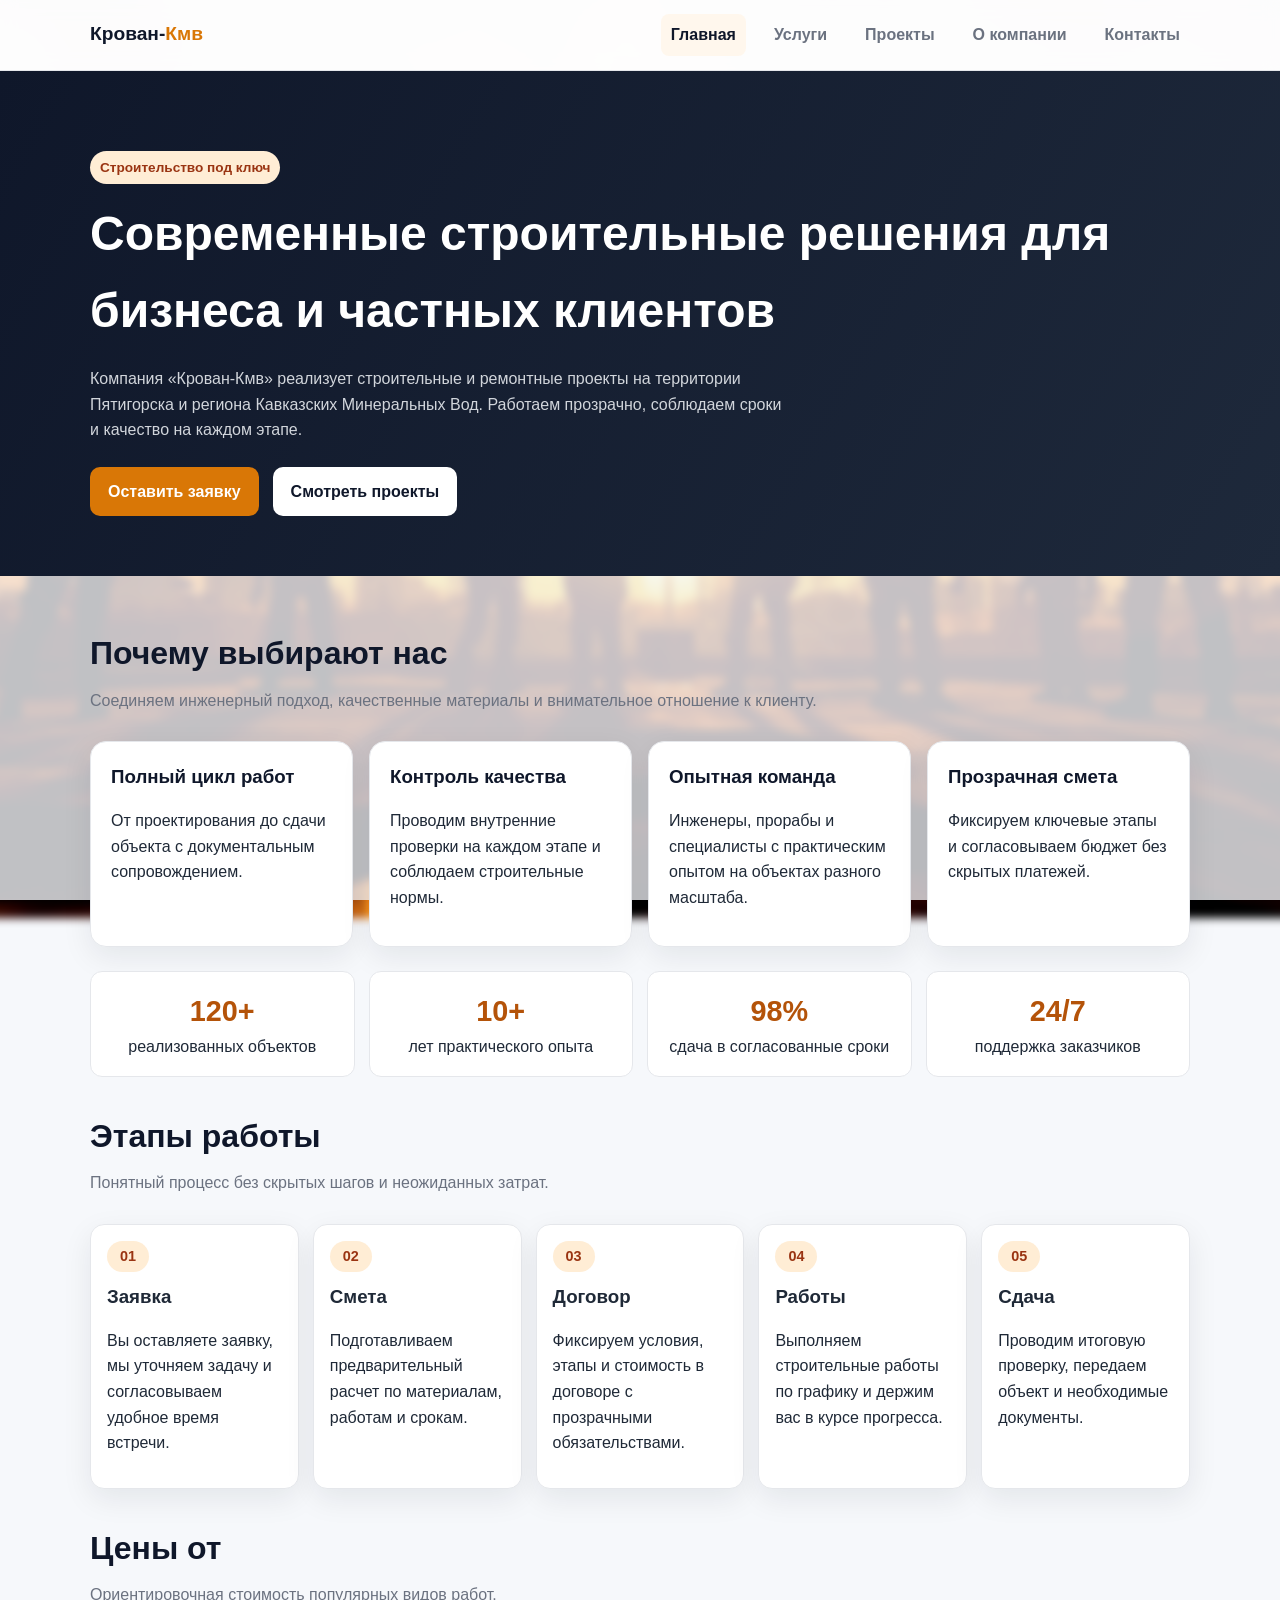
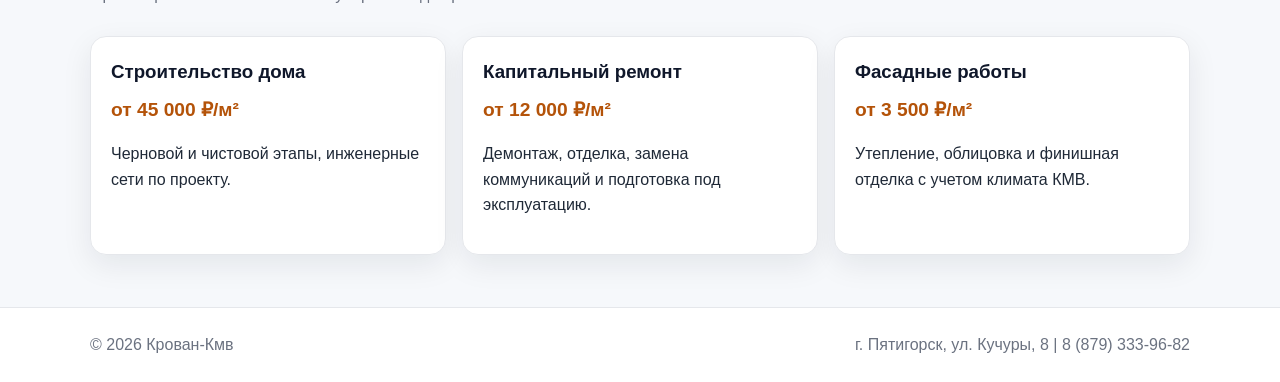
<file: index.html>
<!doctype html>
<html lang="ru">
  <head>
    <meta charset="UTF-8" />
    <meta name="viewport" content="width=device-width, initial-scale=1.0" />
    <title>Крован-Кмв - Строительная компания в Пятигорске</title>
    <meta
      name="description"
      content="Крован-Кмв: строительство и ремонт объектов в Пятигорске и КМВ. Надежно, современно, в срок."
    />
    <link rel="stylesheet" href="styles.css" />
  </head>
  <body>
    <header class="site-header">
      <div class="container header-inner">
        <a class="logo" href="index.html">Крован-<span>Кмв</span></a>
        <nav class="nav">
          <a class="active" href="index.html">Главная</a>
          <a href="services.html">Услуги</a>
          <a href="projects.html">Проекты</a>
          <a href="about.html">О компании</a>
          <a href="contacts.html">Контакты</a>
        </nav>
      </div>
    </header>

    <section class="hero">
      <div class="container">
        <div class="badge">Строительство под ключ</div>
        <h1>Современные строительные решения для бизнеса и частных клиентов</h1>
        <p>
          Компания «Крован-Кмв» реализует строительные и ремонтные проекты на территории
          Пятигорска и региона Кавказских Минеральных Вод. Работаем прозрачно, соблюдаем сроки и
          качество на каждом этапе.
        </p>
        <div class="hero-actions">
          <a class="btn btn-primary" href="contacts.html">Оставить заявку</a>
          <a class="btn btn-light" href="projects.html">Смотреть проекты</a>
        </div>
      </div>
    </section>

    <main>
      <div class="container">
        <h2 class="section-title">Почему выбирают нас</h2>
        <p class="section-subtitle">
          Соединяем инженерный подход, качественные материалы и внимательное отношение к клиенту.
        </p>

        <div class="grid">
          <article class="card">
            <h3>Полный цикл работ</h3>
            <p>От проектирования до сдачи объекта с документальным сопровождением.</p>
          </article>
          <article class="card">
            <h3>Контроль качества</h3>
            <p>Проводим внутренние проверки на каждом этапе и соблюдаем строительные нормы.</p>
          </article>
          <article class="card">
            <h3>Опытная команда</h3>
            <p>Инженеры, прорабы и специалисты с практическим опытом на объектах разного масштаба.</p>
          </article>
          <article class="card">
            <h3>Прозрачная смета</h3>
            <p>Фиксируем ключевые этапы и согласовываем бюджет без скрытых платежей.</p>
          </article>
        </div>

        <div class="stats">
          <div class="stat">
            <strong>120+</strong>
            <span>реализованных объектов</span>
          </div>
          <div class="stat">
            <strong>10+</strong>
            <span>лет практического опыта</span>
          </div>
          <div class="stat">
            <strong>98%</strong>
            <span>сдача в согласованные сроки</span>
          </div>
          <div class="stat">
            <strong>24/7</strong>
            <span>поддержка заказчиков</span>
          </div>
        </div>

        <section class="section-block">
          <h2 class="section-title">Этапы работы</h2>
          <p class="section-subtitle">Понятный процесс без скрытых шагов и неожиданных затрат.</p>
          <div class="steps-grid">
            <article class="step-card">
              <span class="step-number">01</span>
              <h3>Заявка</h3>
              <p>Вы оставляете заявку, мы уточняем задачу и согласовываем удобное время встречи.</p>
            </article>
            <article class="step-card">
              <span class="step-number">02</span>
              <h3>Смета</h3>
              <p>Подготавливаем предварительный расчет по материалам, работам и срокам.</p>
            </article>
            <article class="step-card">
              <span class="step-number">03</span>
              <h3>Договор</h3>
              <p>Фиксируем условия, этапы и стоимость в договоре с прозрачными обязательствами.</p>
            </article>
            <article class="step-card">
              <span class="step-number">04</span>
              <h3>Работы</h3>
              <p>Выполняем строительные работы по графику и держим вас в курсе прогресса.</p>
            </article>
            <article class="step-card">
              <span class="step-number">05</span>
              <h3>Сдача</h3>
              <p>Проводим итоговую проверку, передаем объект и необходимые документы.</p>
            </article>
          </div>
        </section>

        <section class="section-block">
          <h2 class="section-title">Цены от</h2>
          <p class="section-subtitle">Ориентировочная стоимость популярных видов работ.</p>
          <div class="grid">
            <article class="card price-card">
              <h3>Строительство дома</h3>
              <p class="price-value">от 45 000 ₽/м²</p>
              <p>Черновой и чистовой этапы, инженерные сети по проекту.</p>
            </article>
            <article class="card price-card">
              <h3>Капитальный ремонт</h3>
              <p class="price-value">от 12 000 ₽/м²</p>
              <p>Демонтаж, отделка, замена коммуникаций и подготовка под эксплуатацию.</p>
            </article>
            <article class="card price-card">
              <h3>Фасадные работы</h3>
              <p class="price-value">от 3 500 ₽/м²</p>
              <p>Утепление, облицовка и финишная отделка с учетом климата КМВ.</p>
            </article>
          </div>
        </section>

      </div>
    </main>

    <footer class="site-footer">
      <div class="container footer-inner">
        <span>© <span id="year"></span> Крован-Кмв</span>
        <span>г. Пятигорск, ул. Кучуры, 8 | 8 (879) 333-96-82</span>
      </div>
    </footer>
    <script src="script.js"></script>
  </body>
</html>
</file>
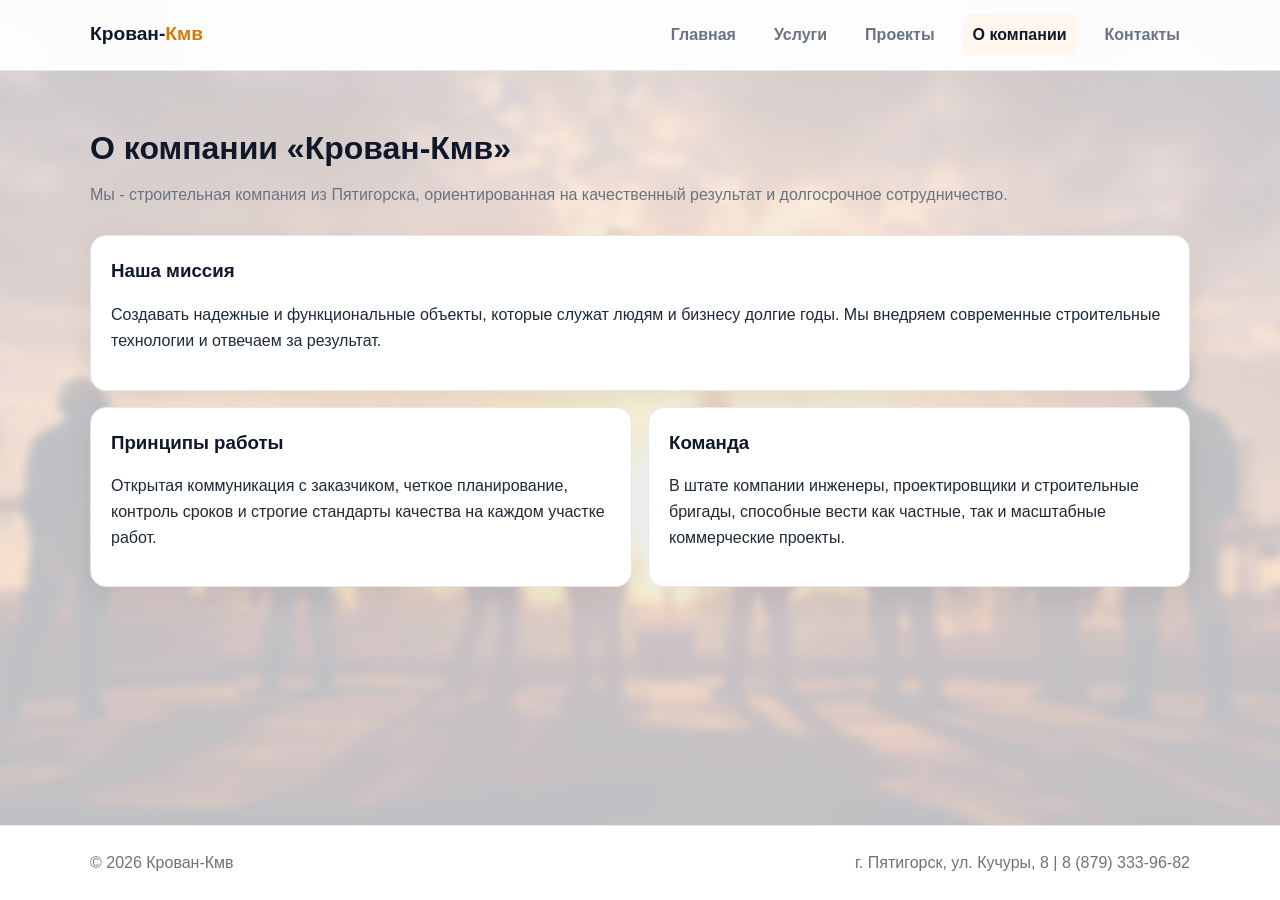
<file: about.html>
<!doctype html>
<html lang="ru">
  <head>
    <meta charset="UTF-8" />
    <meta name="viewport" content="width=device-width, initial-scale=1.0" />
    <title>О компании - Крован-Кмв</title>
    <link rel="stylesheet" href="styles.css" />
  </head>
  <body>
    <header class="site-header">
      <div class="container header-inner">
        <a class="logo" href="index.html">Крован-<span>Кмв</span></a>
        <nav class="nav">
          <a href="index.html">Главная</a>
          <a href="services.html">Услуги</a>
          <a href="projects.html">Проекты</a>
          <a class="active" href="about.html">О компании</a>
          <a href="contacts.html">Контакты</a>
        </nav>
      </div>
    </header>

    <main>
      <div class="container">
        <h1 class="section-title">О компании «Крован-Кмв»</h1>
        <p class="section-subtitle">
          Мы - строительная компания из Пятигорска, ориентированная на качественный результат и
          долгосрочное сотрудничество.
        </p>

        <article class="card">
          <h3>Наша миссия</h3>
          <p>
            Создавать надежные и функциональные объекты, которые служат людям и бизнесу долгие
            годы. Мы внедряем современные строительные технологии и отвечаем за результат.
          </p>
        </article>

        <div class="grid" style="margin-top: 16px">
          <article class="card">
            <h3>Принципы работы</h3>
            <p>
              Открытая коммуникация с заказчиком, четкое планирование, контроль сроков и строгие
              стандарты качества на каждом участке работ.
            </p>
          </article>
          <article class="card">
            <h3>Команда</h3>
            <p>
              В штате компании инженеры, проектировщики и строительные бригады, способные вести
              как частные, так и масштабные коммерческие проекты.
            </p>
          </article>
        </div>
      </div>
    </main>

    <footer class="site-footer">
      <div class="container footer-inner">
        <span>© <span id="year"></span> Крован-Кмв</span>
        <span>г. Пятигорск, ул. Кучуры, 8 | 8 (879) 333-96-82</span>
      </div>
    </footer>
    <script src="script.js"></script>
  </body>
</html>
</file>
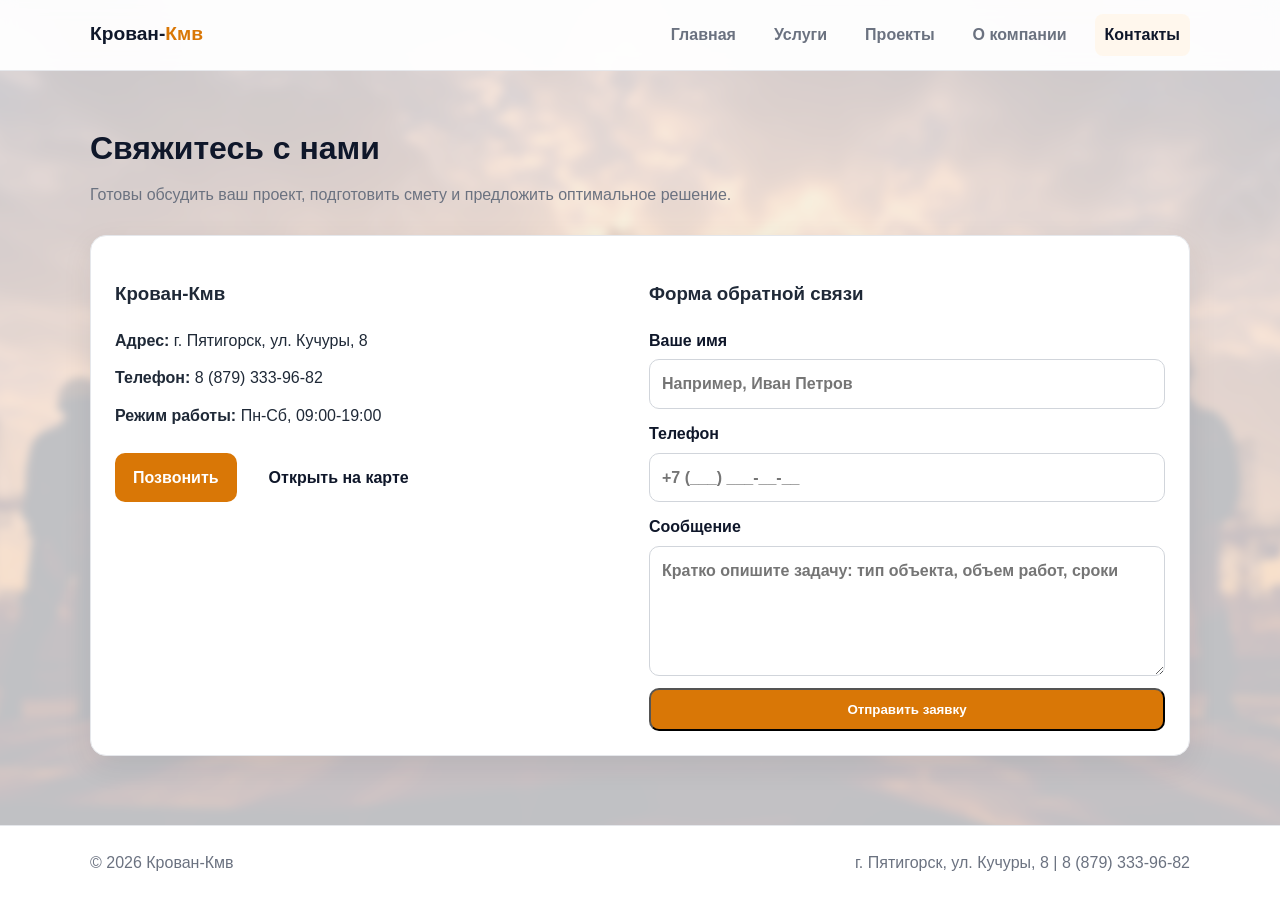
<file: contacts.html>
<!doctype html>
<html lang="ru">
  <head>
    <meta charset="UTF-8" />
    <meta name="viewport" content="width=device-width, initial-scale=1.0" />
    <title>Контакты - Крован-Кмв</title>
    <link rel="stylesheet" href="styles.css" />
  </head>
  <body>
    <header class="site-header">
      <div class="container header-inner">
        <a class="logo" href="index.html">Крован-<span>Кмв</span></a>
        <nav class="nav">
          <a href="index.html">Главная</a>
          <a href="services.html">Услуги</a>
          <a href="projects.html">Проекты</a>
          <a href="about.html">О компании</a>
          <a class="active" href="contacts.html">Контакты</a>
        </nav>
      </div>
    </header>

    <main>
      <div class="container">
        <h1 class="section-title">Свяжитесь с нами</h1>
        <p class="section-subtitle">
          Готовы обсудить ваш проект, подготовить смету и предложить оптимальное решение.
        </p>

        <section class="contact-box contact-layout">
          <div>
            <h3>Крован-Кмв</h3>
            <ul class="contact-list">
              <li><strong>Адрес:</strong> г. Пятигорск, ул. Кучуры, 8</li>
              <li><strong>Телефон:</strong> <a href="tel:+787933339682">8 (879) 333-96-82</a></li>
              <li><strong>Режим работы:</strong> Пн-Сб, 09:00-19:00</li>
            </ul>
            <div class="hero-actions">
              <a class="btn btn-primary" href="tel:+787933339682">Позвонить</a>
              <a class="btn btn-light" target="_blank" href="https://maps.google.com/?q=Пятигорск+Кучуры+8"
                >Открыть на карте</a
              >
            </div>
          </div>

          <div>
            <h3>Форма обратной связи</h3>
            <form id="feedback-form" class="contact-form">
              <label>
                Ваше имя
                <input type="text" name="name" required placeholder="Например, Иван Петров" />
              </label>
              <label>
                Телефон
                <input type="tel" name="phone" required placeholder="+7 (___) ___-__-__" />
              </label>
              <label>
                Сообщение
                <textarea
                  name="message"
                  required
                  placeholder="Кратко опишите задачу: тип объекта, объем работ, сроки"
                ></textarea>
              </label>
              <button class="btn btn-primary" type="submit">Отправить заявку</button>
            </form>
          </div>
        </section>
      </div>
    </main>

    <div id="success-modal" class="modal" aria-hidden="true">
      <div class="modal-content">
        <h3>Ваша заявка отправлена</h3>
        <p>Спасибо! Мы свяжемся с вами в ближайшее рабочее время.</p>
        <button id="close-modal" class="btn btn-primary" type="button">Хорошо</button>
      </div>
    </div>

    <footer class="site-footer">
      <div class="container footer-inner">
        <span>© <span id="year"></span> Крован-Кмв</span>
        <span>г. Пятигорск, ул. Кучуры, 8 | 8 (879) 333-96-82</span>
      </div>
    </footer>
    <script src="script.js"></script>
  </body>
</html>
</file>
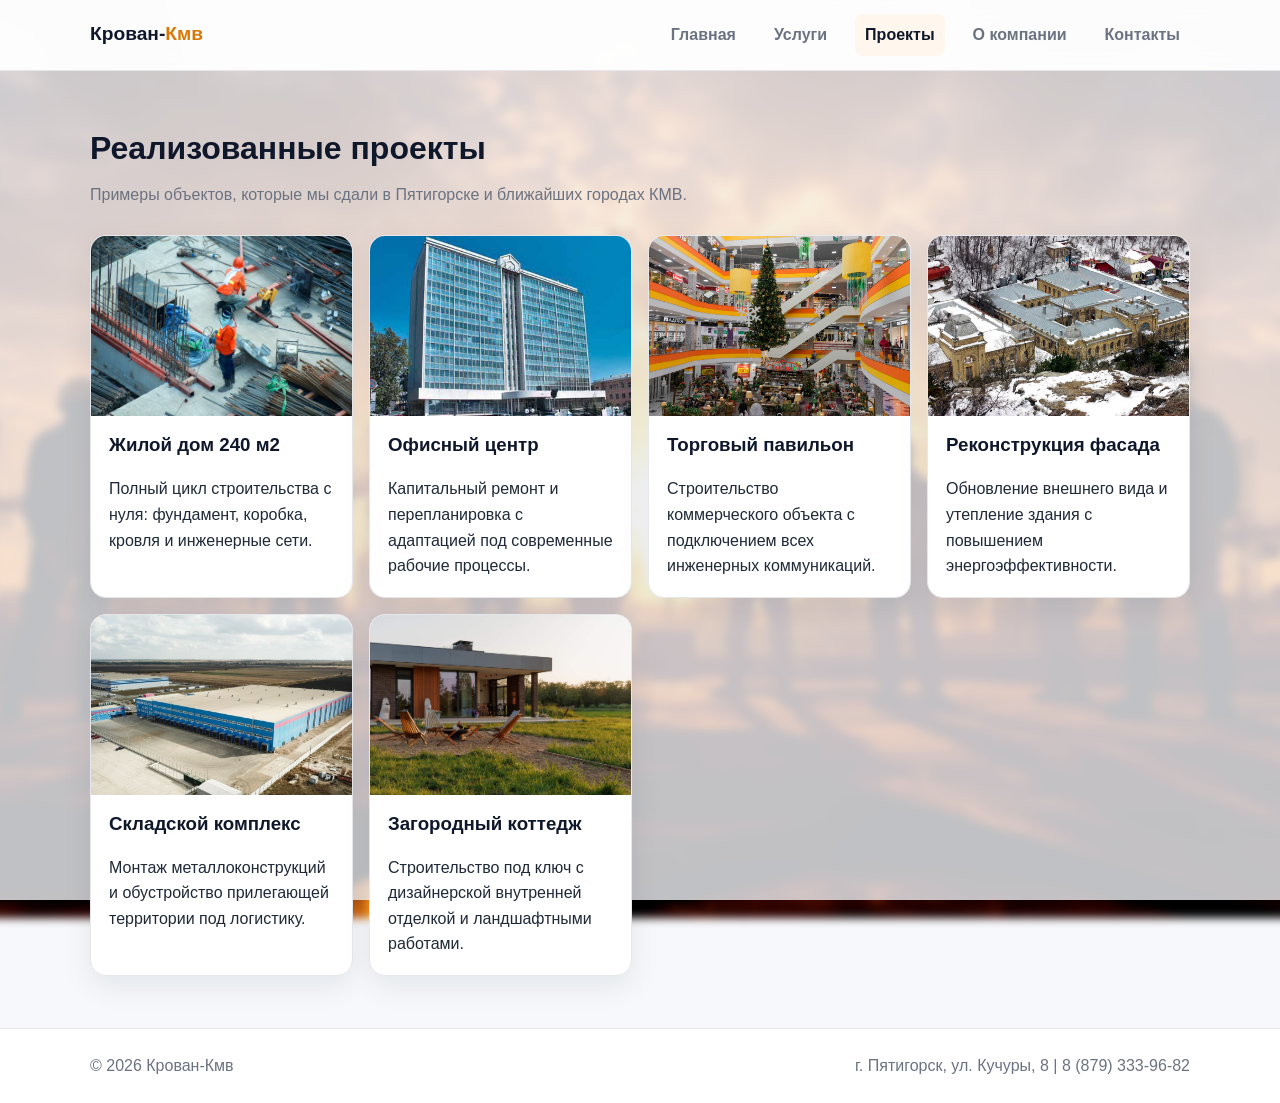
<file: projects.html>
<!doctype html>
<html lang="ru">
  <head>
    <meta charset="UTF-8" />
    <meta name="viewport" content="width=device-width, initial-scale=1.0" />
    <title>Проекты - Крован-Кмв</title>
    <link rel="stylesheet" href="styles.css" />
  </head>
  <body>
    <header class="site-header">
      <div class="container header-inner">
        <a class="logo" href="index.html">Крован-<span>Кмв</span></a>
        <nav class="nav">
          <a href="index.html">Главная</a>
          <a href="services.html">Услуги</a>
          <a class="active" href="projects.html">Проекты</a>
          <a href="about.html">О компании</a>
          <a href="contacts.html">Контакты</a>
        </nav>
      </div>
    </header>

    <main>
      <div class="container">
        <h1 class="section-title">Реализованные проекты</h1>
        <p class="section-subtitle">
          Примеры объектов, которые мы сдали в Пятигорске и ближайших городах КМВ.
        </p>

        <div class="grid">
          <article class="card project-card">
            <img
              src="image/1.avif"
              alt="Строительство жилого дома"
              loading="lazy"
            />
            <h3>Жилой дом 240 м2</h3>
            <p>Полный цикл строительства с нуля: фундамент, коробка, кровля и инженерные сети.</p>
          </article>
          <article class="card project-card">
            <img
              src="image/%D0%BE%D1%84%D0%B8%D1%81%D0%BD%D1%8B%D0%B9%20%D1%86%D0%B5%D0%BD%D1%82%D1%80.jpg"
              alt="Капитальный ремонт офисного центра"
              loading="lazy"
            />
            <h3>Офисный центр</h3>
            <p>Капитальный ремонт и перепланировка с адаптацией под современные рабочие процессы.</p>
          </article>
          <article class="card project-card">
            <img
              src="image/%D0%BF%D0%B0%D0%B2%D0%B8%D0%BB%D0%B8%D0%BE%D0%BD.jpg"
              alt="Строительная площадка коммерческого павильона"
              loading="lazy"
            />
            <h3>Торговый павильон</h3>
            <p>Строительство коммерческого объекта с подключением всех инженерных коммуникаций.</p>
          </article>
          <article class="card project-card">
            <img
              src="image/%D1%80%D0%B5%D0%BA%D0%BE%D0%BD%D1%81%D1%82%D1%80%D1%83%D0%BA%D1%86%D0%B8%D1%8F.jfif"
              alt="Фасад здания после реконструкции"
              loading="lazy"
            />
            <h3>Реконструкция фасада</h3>
            <p>Обновление внешнего вида и утепление здания с повышением энергоэффективности.</p>
          </article>
          <article class="card project-card">
            <img
              src="image/%D1%81%D0%BA%D0%BB%D0%B0%D0%B4.jpeg"
              alt="Складской комплекс после строительства"
              loading="lazy"
            />
            <h3>Складской комплекс</h3>
            <p>Монтаж металлоконструкций и обустройство прилегающей территории под логистику.</p>
          </article>
          <article class="card project-card">
            <img
              src="image/%D0%BA%D0%BE%D1%82%D1%82%D0%B5%D0%B4%D0%B6.jpg"
              alt="Строительство загородного коттеджа"
              loading="lazy"
            />
            <h3>Загородный коттедж</h3>
            <p>Строительство под ключ с дизайнерской внутренней отделкой и ландшафтными работами.</p>
          </article>
        </div>
      </div>
    </main>

    <footer class="site-footer">
      <div class="container footer-inner">
        <span>© <span id="year"></span> Крован-Кмв</span>
        <span>г. Пятигорск, ул. Кучуры, 8 | 8 (879) 333-96-82</span>
      </div>
    </footer>
    <script src="script.js"></script>
  </body>
</html>
</file>
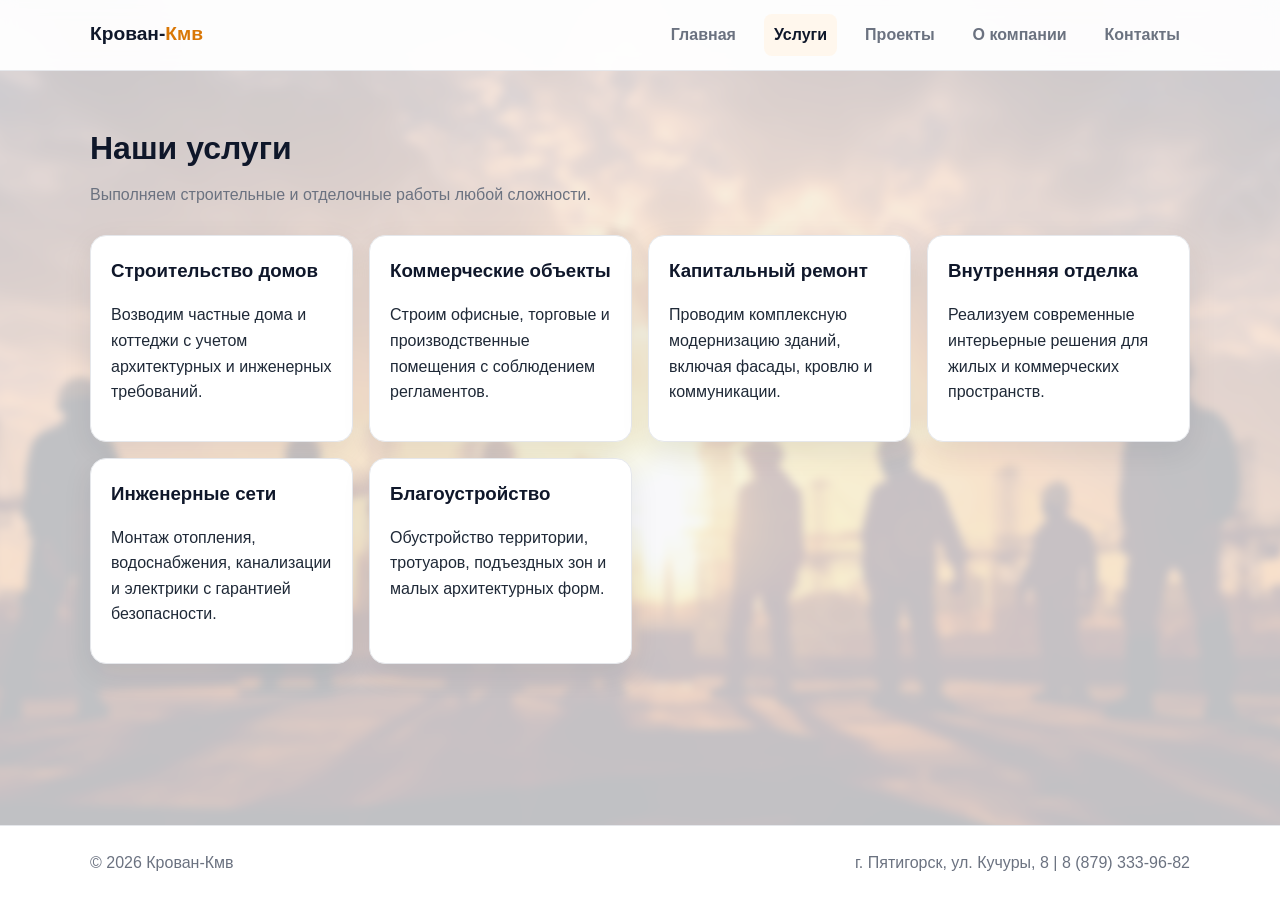
<file: services.html>
<!doctype html>
<html lang="ru">
  <head>
    <meta charset="UTF-8" />
    <meta name="viewport" content="width=device-width, initial-scale=1.0" />
    <title>Услуги - Крован-Кмв</title>
    <link rel="stylesheet" href="styles.css" />
  </head>
  <body>
    <header class="site-header">
      <div class="container header-inner">
        <a class="logo" href="index.html">Крован-<span>Кмв</span></a>
        <nav class="nav">
          <a href="index.html">Главная</a>
          <a class="active" href="services.html">Услуги</a>
          <a href="projects.html">Проекты</a>
          <a href="about.html">О компании</a>
          <a href="contacts.html">Контакты</a>
        </nav>
      </div>
    </header>

    <main>
      <div class="container">
        <h1 class="section-title">Наши услуги</h1>
        <p class="section-subtitle">Выполняем строительные и отделочные работы любой сложности.</p>

        <div class="grid">
          <article class="card">
            <h3>Строительство домов</h3>
            <p>Возводим частные дома и коттеджи с учетом архитектурных и инженерных требований.</p>
          </article>
          <article class="card">
            <h3>Коммерческие объекты</h3>
            <p>Строим офисные, торговые и производственные помещения с соблюдением регламентов.</p>
          </article>
          <article class="card">
            <h3>Капитальный ремонт</h3>
            <p>Проводим комплексную модернизацию зданий, включая фасады, кровлю и коммуникации.</p>
          </article>
          <article class="card">
            <h3>Внутренняя отделка</h3>
            <p>Реализуем современные интерьерные решения для жилых и коммерческих пространств.</p>
          </article>
          <article class="card">
            <h3>Инженерные сети</h3>
            <p>Монтаж отопления, водоснабжения, канализации и электрики с гарантией безопасности.</p>
          </article>
          <article class="card">
            <h3>Благоустройство</h3>
            <p>Обустройство территории, тротуаров, подъездных зон и малых архитектурных форм.</p>
          </article>
        </div>
      </div>
    </main>

    <footer class="site-footer">
      <div class="container footer-inner">
        <span>© <span id="year"></span> Крован-Кмв</span>
        <span>г. Пятигорск, ул. Кучуры, 8 | 8 (879) 333-96-82</span>
      </div>
    </footer>
    <script src="script.js"></script>
  </body>
</html>
</file>
<file: styles.css>
:root {
  --bg: #f6f8fb;
  --surface: #ffffff;
  --text: #1f2937;
  --muted: #6b7280;
  --primary: #d97706;
  --primary-dark: #b45309;
  --accent: #0f172a;
  --border: #e5e7eb;
  --shadow: 0 10px 30px rgba(15, 23, 42, 0.08);
}

* {
  box-sizing: border-box;
}

body {
  margin: 0;
  font-family: "Segoe UI", Tahoma, Geneva, Verdana, sans-serif;
  color: var(--text);
  background: var(--bg);
  line-height: 1.6;
  min-height: 100vh;
  display: flex;
  flex-direction: column;
  position: relative;
  isolation: isolate;
  overflow-x: hidden;
}

a {
  color: inherit;
  text-decoration: none;
}

body::before {
  content: "";
  position: fixed;
  inset: 0;
  background: url("image/background.jpg") center / cover no-repeat;
  filter: blur(4px);
  transform: scale(1.04);
  z-index: -2;
}

body::after {
  content: "";
  position: fixed;
  inset: 0;
  background: rgba(246, 248, 251, 0.78);
  z-index: -1;
}

.container {
  width: min(1100px, 92%);
  margin: 0 auto;
}

.site-header {
  position: sticky;
  top: 0;
  background: rgba(255, 255, 255, 0.95);
  backdrop-filter: blur(8px);
  border-bottom: 1px solid var(--border);
  z-index: 20;
}

.header-inner {
  display: flex;
  align-items: center;
  justify-content: space-between;
  padding: 14px 0;
}

.logo {
  font-weight: 800;
  font-size: 1.2rem;
  color: var(--accent);
}

.logo span {
  color: var(--primary);
}

.nav {
  display: flex;
  gap: 18px;
  flex-wrap: wrap;
}

.nav a {
  padding: 8px 10px;
  border-radius: 8px;
  color: var(--muted);
  font-weight: 600;
}

.nav a:hover,
.nav a.active {
  color: var(--accent);
  background: #fff7ed;
}

.hero {
  padding: 80px 0 60px;
  background: linear-gradient(120deg, #0f172a, #1e293b);
  color: #fff;
}

.hero h1 {
  margin: 0 0 14px;
  font-size: clamp(2rem, 4vw, 3rem);
}

.hero p {
  max-width: 700px;
  color: #d1d5db;
}

.hero-actions {
  display: flex;
  gap: 14px;
  margin-top: 24px;
  flex-wrap: wrap;
}

.btn {
  display: inline-block;
  padding: 12px 18px;
  border-radius: 10px;
  font-weight: 700;
}

.btn-primary {
  background: var(--primary);
  color: #fff;
}

.btn-primary:hover {
  background: var(--primary-dark);
}

.btn-light {
  background: #fff;
  color: var(--accent);
}

main {
  padding: 52px 0;
  flex: 1 0 auto;
}

.section-title {
  margin: 0 0 8px;
  color: var(--accent);
  font-size: clamp(1.5rem, 3vw, 2rem);
}

.section-subtitle {
  color: var(--muted);
  margin: 0 0 28px;
}

.grid {
  display: grid;
  grid-template-columns: repeat(auto-fit, minmax(230px, 1fr));
  gap: 16px;
}

.card {
  background: var(--surface);
  border: 1px solid var(--border);
  border-radius: 16px;
  padding: 20px;
  box-shadow: var(--shadow);
}

.card h3 {
  margin-top: 0;
  margin-bottom: 8px;
  color: var(--accent);
}

.project-card {
  overflow: hidden;
  padding: 0;
}

.project-card img {
  width: 100%;
  height: 180px;
  object-fit: cover;
  display: block;
}

.project-card h3,
.project-card p {
  padding-left: 18px;
  padding-right: 18px;
}

.project-card h3 {
  margin-top: 14px;
}

.project-card p {
  margin-bottom: 18px;
}

.stats {
  display: grid;
  grid-template-columns: repeat(auto-fit, minmax(160px, 1fr));
  gap: 14px;
  margin-top: 24px;
}

.section-block {
  margin-top: 34px;
}

.steps-grid {
  display: grid;
  grid-template-columns: repeat(auto-fit, minmax(180px, 1fr));
  gap: 14px;
}

.step-card {
  background: #fff;
  border: 1px solid var(--border);
  border-radius: 14px;
  padding: 16px;
  box-shadow: var(--shadow);
}

.step-card h3 {
  margin: 10px 0 6px;
}

.step-number {
  display: inline-block;
  min-width: 42px;
  text-align: center;
  padding: 4px 8px;
  border-radius: 999px;
  background: #ffedd5;
  color: #9a3412;
  font-weight: 700;
  font-size: 0.9rem;
}

.price-card .price-value {
  margin: 0 0 8px;
  font-size: 1.2rem;
  color: var(--primary-dark);
  font-weight: 800;
}

.stat {
  background: #fff;
  border: 1px solid var(--border);
  border-radius: 12px;
  padding: 16px;
  text-align: center;
}

.stat strong {
  display: block;
  font-size: 1.8rem;
  color: var(--primary-dark);
}

.contact-box {
  background: #fff;
  border: 1px solid var(--border);
  border-radius: 16px;
  padding: 24px;
  box-shadow: var(--shadow);
}

.contact-layout {
  display: grid;
  grid-template-columns: 1fr 1fr;
  gap: 18px;
}

.contact-list {
  list-style: none;
  padding: 0;
  margin: 16px 0 0;
}

.contact-list li {
  margin-bottom: 12px;
}

.contact-form {
  display: grid;
  gap: 12px;
}

.contact-form label {
  display: grid;
  gap: 6px;
  font-weight: 600;
  color: var(--accent);
}

.contact-form input,
.contact-form textarea {
  width: 100%;
  border: 1px solid #d1d5db;
  border-radius: 10px;
  padding: 11px 12px;
  font: inherit;
  color: var(--text);
  background: #fff;
}

.contact-form textarea {
  min-height: 130px;
  resize: vertical;
}

.contact-form input:focus,
.contact-form textarea:focus {
  outline: 2px solid #fed7aa;
  border-color: var(--primary);
}

.gallery-grid {
  display: grid;
  grid-template-columns: repeat(auto-fit, minmax(260px, 1fr));
  gap: 16px;
  margin-top: 20px;
}

.gallery-item {
  background: #fff;
  border: 1px solid var(--border);
  border-radius: 14px;
  overflow: hidden;
  box-shadow: var(--shadow);
}

.gallery-item img {
  width: 100%;
  height: 190px;
  object-fit: cover;
  display: block;
}

.gallery-item p {
  margin: 0;
  padding: 12px 14px;
  color: var(--accent);
  font-weight: 600;
}

.modal {
  position: fixed;
  inset: 0;
  display: none;
  align-items: center;
  justify-content: center;
  background: rgba(15, 23, 42, 0.55);
  padding: 16px;
  z-index: 40;
}

.modal.open {
  display: flex;
}

.modal-content {
  width: min(460px, 100%);
  background: #fff;
  border-radius: 14px;
  padding: 22px;
  border: 1px solid var(--border);
  box-shadow: var(--shadow);
  text-align: center;
}

.modal-content h3 {
  margin: 0 0 6px;
}

.modal-content p {
  margin: 0 0 16px;
  color: var(--muted);
}

.site-footer {
  border-top: 1px solid var(--border);
  background: #fff;
  padding: 24px 0;
  color: var(--muted);
  margin-top: auto;
}

.footer-inner {
  display: flex;
  flex-wrap: wrap;
  justify-content: space-between;
  gap: 12px;
}

.badge {
  display: inline-block;
  padding: 6px 10px;
  border-radius: 999px;
  background: #ffedd5;
  color: #9a3412;
  font-size: 0.85rem;
  font-weight: 700;
  margin-bottom: 12px;
}

@media (max-width: 700px) {
  .header-inner {
    flex-direction: column;
    align-items: flex-start;
    gap: 10px;
  }

  .hero {
    padding-top: 56px;
  }

  .contact-layout {
    grid-template-columns: 1fr;
  }
}
</file>
